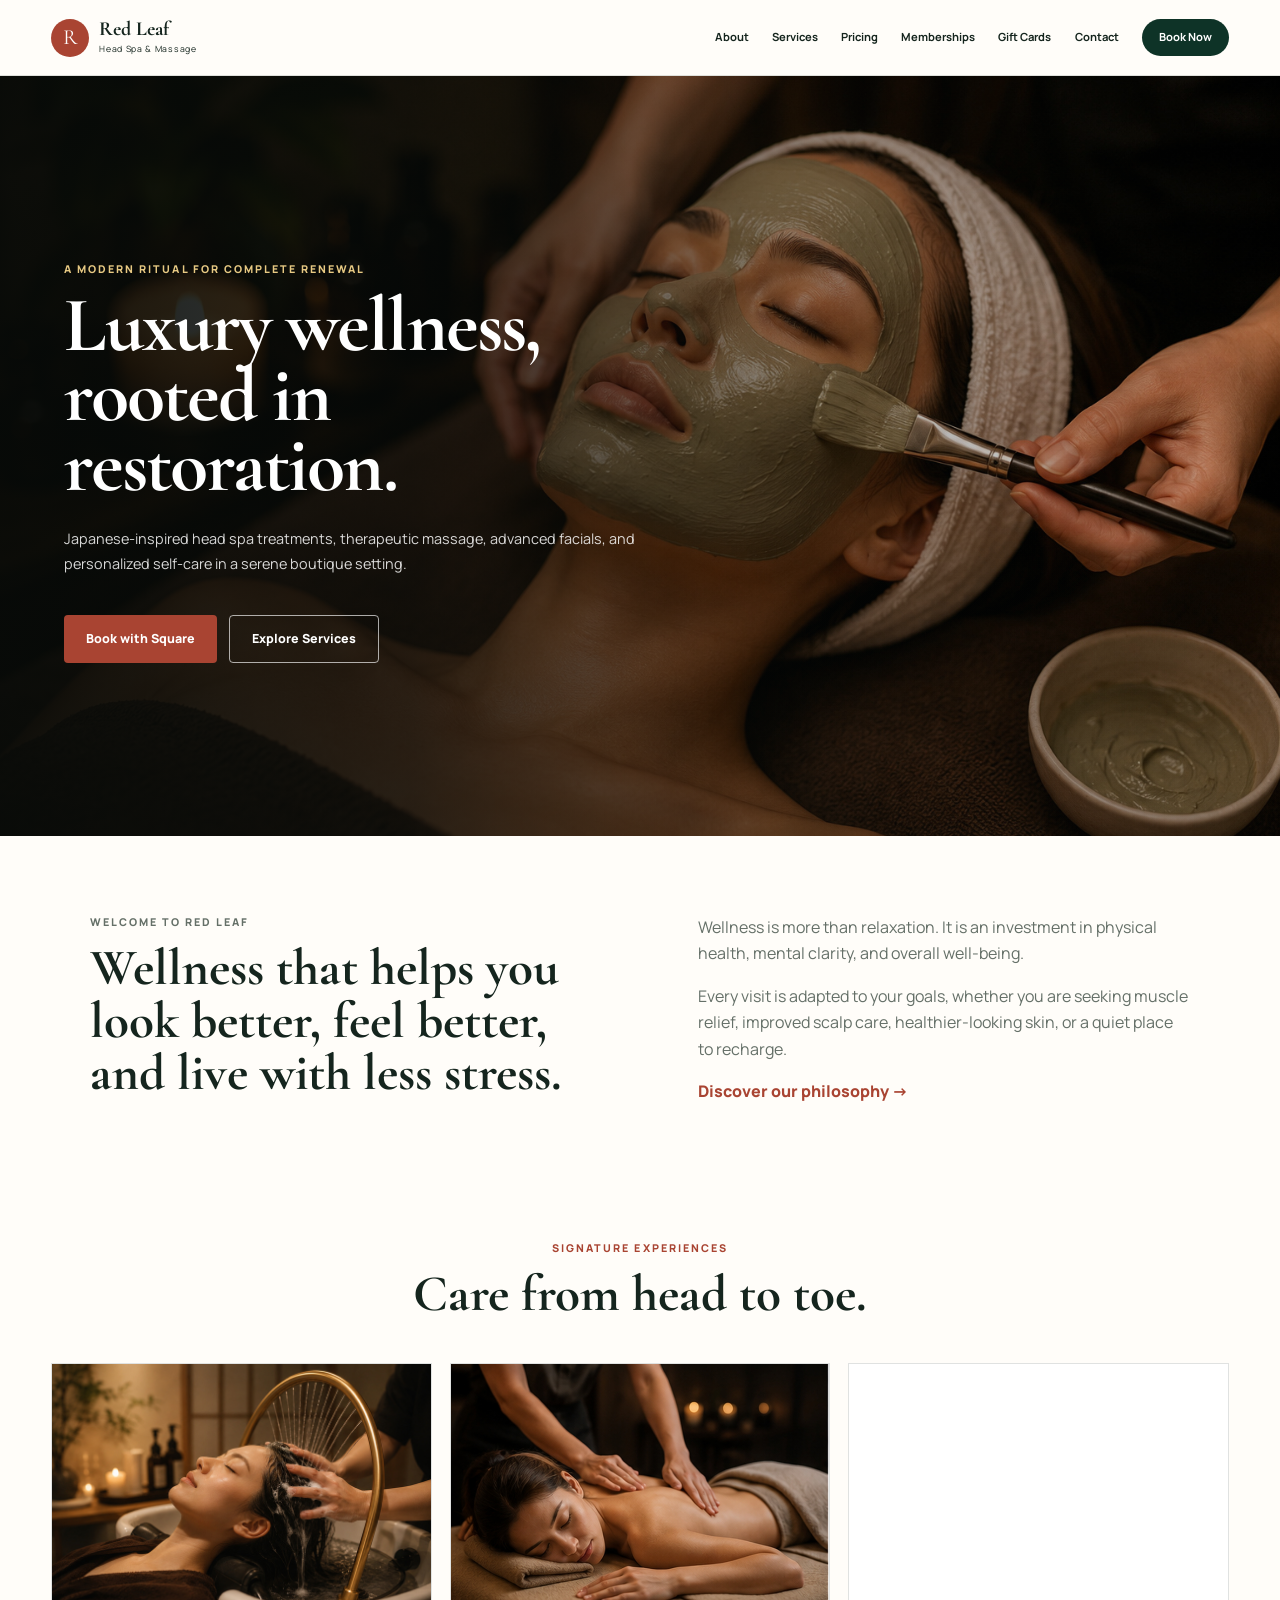
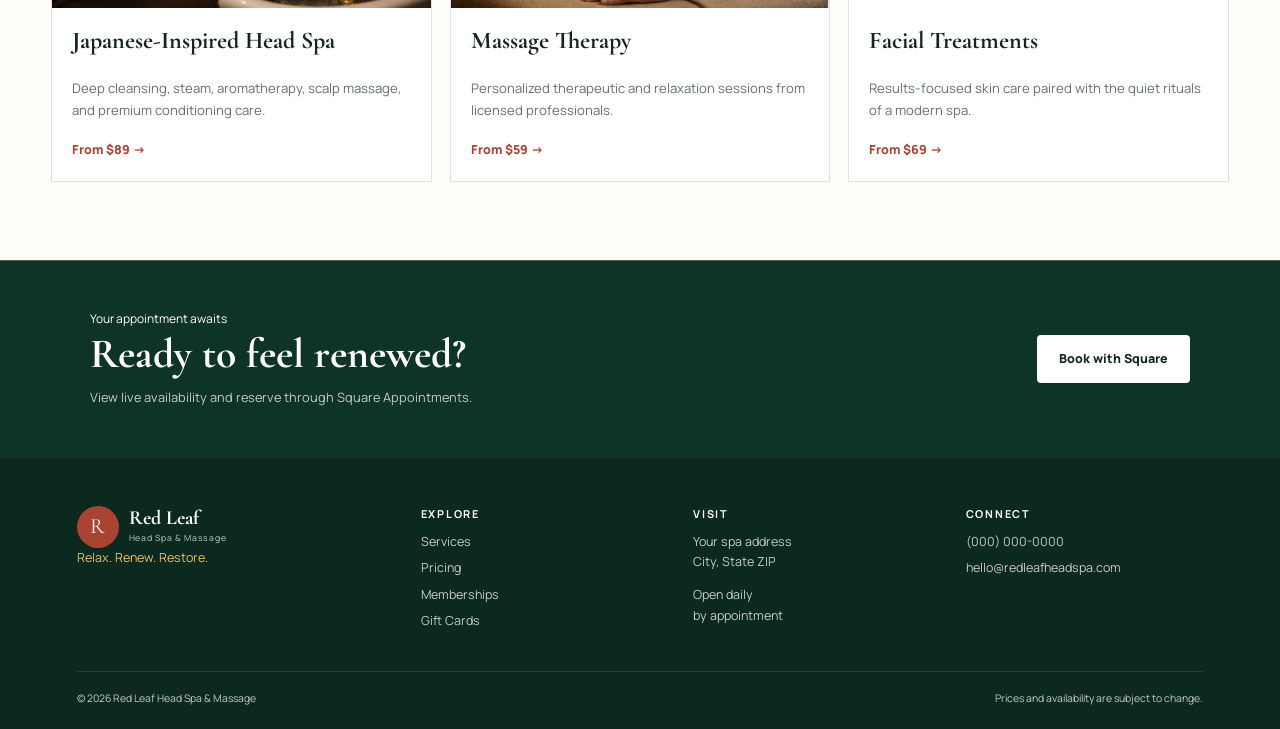
<file: index.html>
<!doctype html><html lang="en"><head><meta charset="UTF-8"><meta name="viewport" content="width=device-width,initial-scale=1,viewport-fit=cover"><meta name="description" content="Red Leaf Head Spa & Massage"><link rel="preconnect" href="https://fonts.googleapis.com"><link rel="preconnect" href="https://fonts.gstatic.com" crossorigin><link href="https://fonts.googleapis.com/css2?family=Cormorant+Garamond:wght@500;600;700&family=Manrope:wght@400;500;600;700&display=swap" rel="stylesheet"><link rel="stylesheet" href="styles.css"><title>Home | Red Leaf Head Spa &amp; Massage</title></head><body><header class="site-header"><a class="brand" href="index.html"><span class="brand-mark">R</span><span><strong>Red Leaf</strong><small>Head Spa &amp; Massage</small></span></a><button class="menu-toggle" aria-label="Toggle menu"><span></span><span></span><span></span></button><nav class="main-nav"><a href="about.html">About</a><a href="services.html">Services</a><a href="pricing.html">Pricing</a><a href="memberships.html">Memberships</a><a href="gift-cards.html">Gift Cards</a><a href="contact.html">Contact</a><a class="pill square-booking-link" href="#">Book Now</a></nav></header><main><section class="hero">
  <div class="hero-media">
    <picture>
      <source srcset="facial-768.jpg 768w, facial-1200.jpg 1200w, facial-1536.jpg 1536w" sizes="100vw">
      <img class="hero-img" src="facial-1536.jpg" alt="Green clay facial treatment at Red Leaf Head Spa and Massage" width="1536" height="1024" fetchpriority="high" decoding="async">
    </picture>
  </div>
  <div class="hero-overlay"></div>
  <div class="hero-copy reveal">
    <p class="eyebrow light">A modern ritual for complete renewal</p>
    <h1>Luxury wellness,<br>rooted in restoration.</h1>
    <p>Japanese-inspired head spa treatments, therapeutic massage, advanced facials, and personalized self-care in a serene boutique setting.</p>
    <div class="actions">
      <a class="button primary square-booking-link" href="#">Book with Square</a>
      <a class="button outline" href="services.html">Explore Services</a>
    </div>
  </div>
</section>
<section class="intro split reveal"><div><p class="eyebrow">Welcome to Red Leaf</p><h2>Wellness that helps you look better, feel better, and live with less stress.</h2></div><div><p>Wellness is more than relaxation. It is an investment in physical health, mental clarity, and overall well-being.</p><p>Every visit is adapted to your goals, whether you are seeking muscle relief, improved scalp care, healthier-looking skin, or a quiet place to recharge.</p><a class="text-link" href="about.html">Discover our philosophy →</a></div></section>
<section class="services-preview"><div class="center-heading reveal"><p class="eyebrow">Signature Experiences</p><h2>Care from head to toe.</h2></div><div class="cards"><article class="service-card reveal"><picture><source srcset="headspa-768.jpg 768w, headspa-1200.jpg 1200w, headspa-1536.jpg 1536w" sizes="(max-width:700px) 100vw, 50vw"><img class="" src="headspa-1536.jpg" alt="Japanese-inspired head spa treatment" width="1536" height="1024" loading="lazy" decoding="async"></picture><div><h3>Japanese-Inspired Head Spa</h3><p>Deep cleansing, steam, aromatherapy, scalp massage, and premium conditioning care.</p><a href="pricing.html">From $89 →</a></div></article><article class="service-card reveal"><img src="massage-back-1400.jpg" alt="Professional back massage" width="1400" height="936" loading="lazy"><div><h3>Massage Therapy</h3><p>Personalized therapeutic and relaxation sessions from licensed professionals.</p><a href="pricing.html">From $59 →</a></div></article><article class="service-card reveal"><picture><source srcset="facial-768.jpg 768w, facial-1200.jpg 1200w, facial-1536.jpg 1536w" sizes="(max-width:700px) 100vw, 50vw"><img class="" src="facial-1536.jpg" alt="Green clay facial treatment" width="1536" height="1024" loading="lazy" decoding="async"></picture><div><h3>Facial Treatments</h3><p>Results-focused skin care paired with the quiet rituals of a modern spa.</p><a href="pricing.html">From $69 →</a></div></article></div></section>
<section class="cta-band reveal"><div><p>Your appointment awaits</p><h2>Ready to feel renewed?</h2><span>View live availability and reserve through Square Appointments.</span></div><a class="button light square-booking-link" href="#">Book with Square</a></section></main><footer class="site-footer"><div class="footer-grid"><div><div class="footer-brand"><span class="brand-mark">R</span><div><strong>Red Leaf</strong><small>Head Spa &amp; Massage</small></div></div><p class="gold">Relax. Renew. Restore.</p></div><div><h3>Explore</h3><a href="services.html">Services</a><a href="pricing.html">Pricing</a><a href="memberships.html">Memberships</a><a href="gift-cards.html">Gift Cards</a></div><div><h3>Visit</h3><p>Your spa address<br>City, State ZIP</p><p>Open daily<br>by appointment</p></div><div><h3>Connect</h3><a href="tel:+10000000000">(000) 000-0000</a><a href="mailto:hello@redleafheadspa.com">hello@redleafheadspa.com</a></div></div><div class="footer-bottom"><span>© <span id="year"></span> Red Leaf Head Spa &amp; Massage</span><span>Prices and availability are subject to change.</span></div></footer><script src="script.js"></script></body></html>
</file>
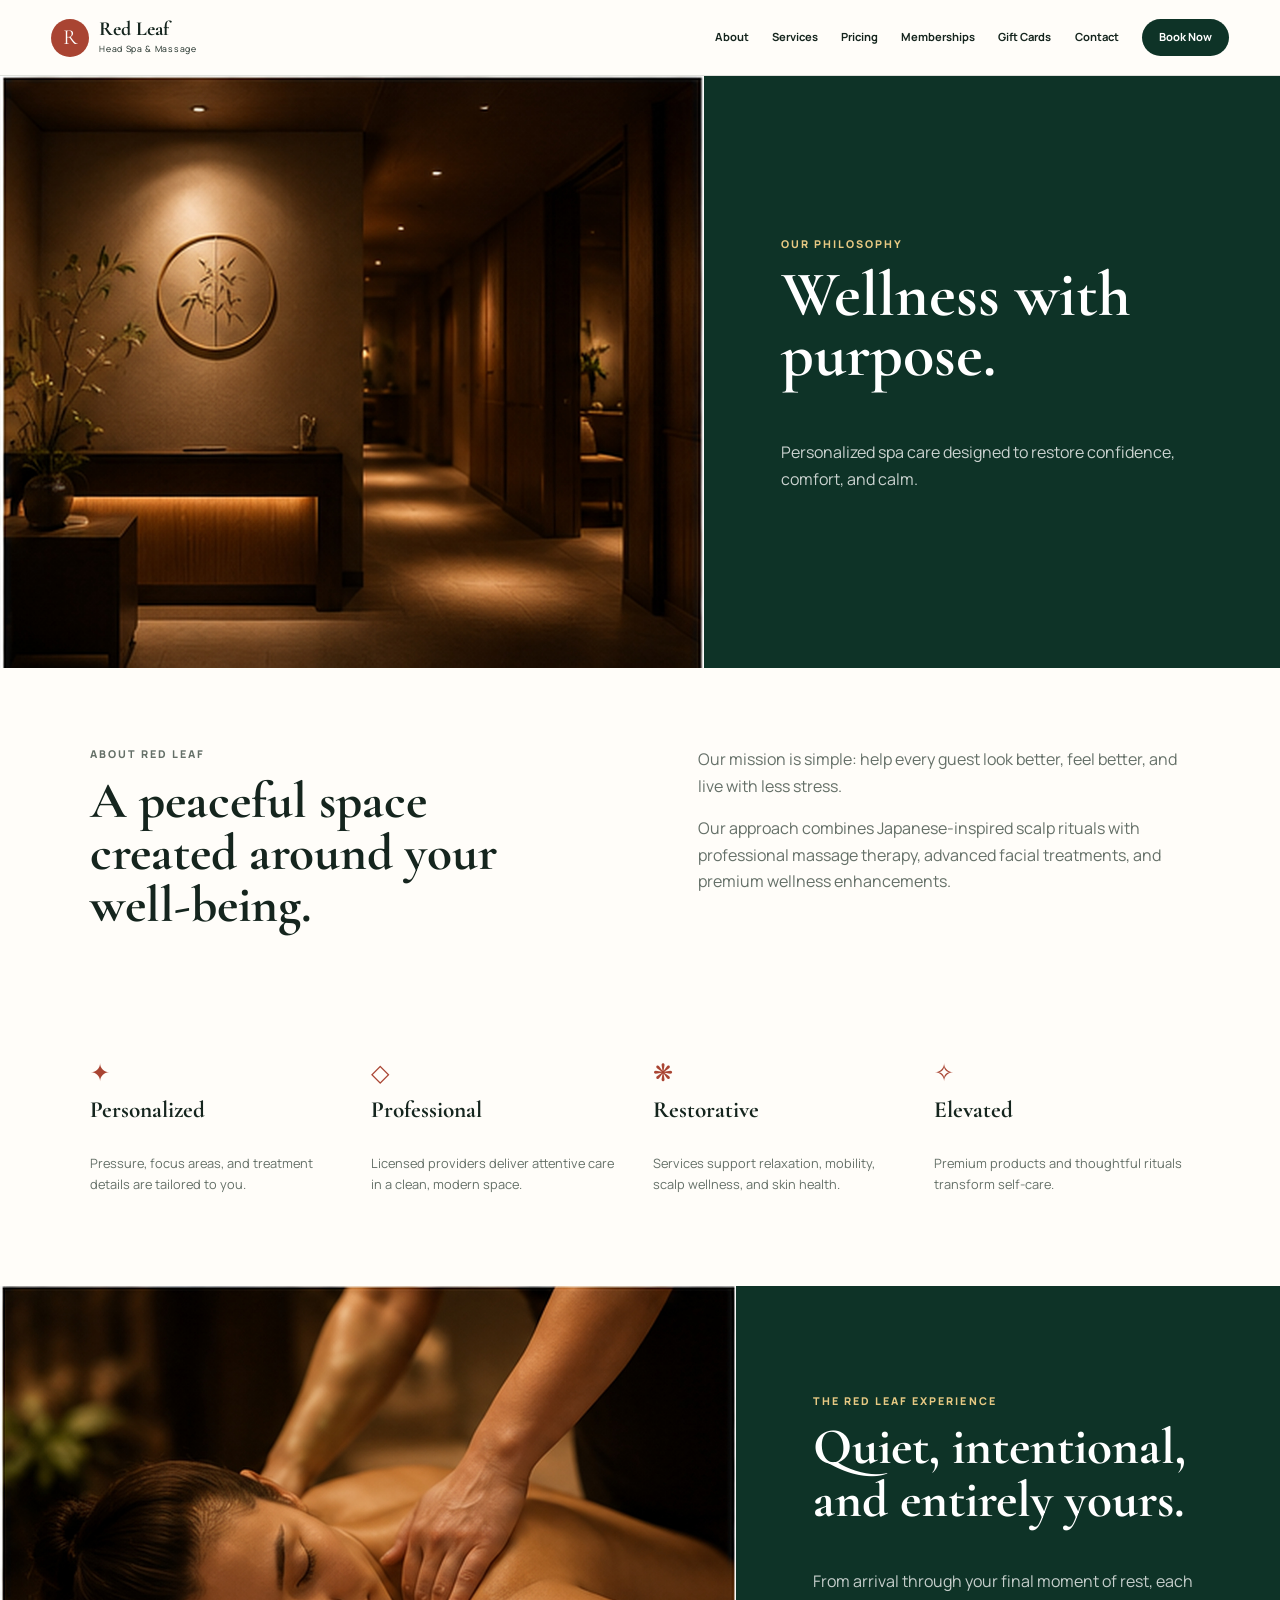
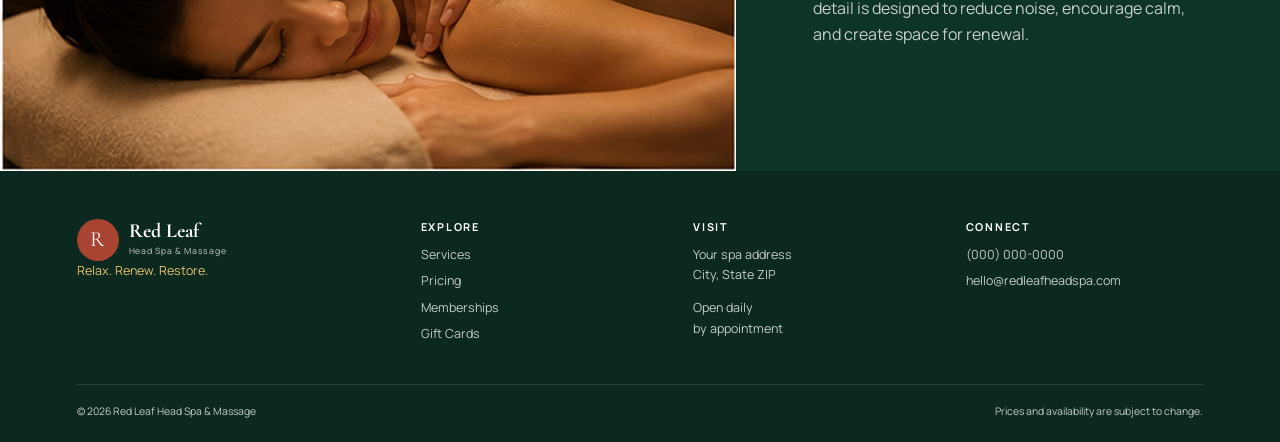
<file: about.html>
<!doctype html><html lang="en"><head><meta charset="UTF-8"><meta name="viewport" content="width=device-width,initial-scale=1,viewport-fit=cover"><meta name="description" content="Red Leaf Head Spa & Massage"><link rel="preconnect" href="https://fonts.googleapis.com"><link rel="preconnect" href="https://fonts.gstatic.com" crossorigin><link href="https://fonts.googleapis.com/css2?family=Cormorant+Garamond:wght@500;600;700&family=Manrope:wght@400;500;600;700&display=swap" rel="stylesheet"><link rel="stylesheet" href="styles.css"><title>About | Red Leaf Head Spa &amp; Massage</title></head><body><header class="site-header"><a class="brand" href="index.html"><span class="brand-mark">R</span><span><strong>Red Leaf</strong><small>Head Spa &amp; Massage</small></span></a><button class="menu-toggle" aria-label="Toggle menu"><span></span><span></span><span></span></button><nav class="main-nav"><a href="about.html">About</a><a href="services.html">Services</a><a href="pricing.html">Pricing</a><a href="memberships.html">Memberships</a><a href="gift-cards.html">Gift Cards</a><a href="contact.html">Contact</a><a class="pill square-booking-link" href="#">Book Now</a></nav></header><main><section class="page-hero"><img src="spa-interior-1400.jpg" alt="Luxury spa reception" width="1400" height="1178"><div><p class="eyebrow light">Our Philosophy</p><h1>Wellness with purpose.</h1><p>Personalized spa care designed to restore confidence, comfort, and calm.</p></div></section><section class="split intro reveal"><div><p class="eyebrow">About Red Leaf</p><h2>A peaceful space created around your well-being.</h2></div><div><p>Our mission is simple: help every guest look better, feel better, and live with less stress.</p><p>Our approach combines Japanese-inspired scalp rituals with professional massage therapy, advanced facial treatments, and premium wellness enhancements.</p></div></section><section class="values"><article><span>✦</span><h3>Personalized</h3><p>Pressure, focus areas, and treatment details are tailored to you.</p></article><article><span>◇</span><h3>Professional</h3><p>Licensed providers deliver attentive care in a clean, modern space.</p></article><article><span>❋</span><h3>Restorative</h3><p>Services support relaxation, mobility, scalp wellness, and skin health.</p></article><article><span>✧</span><h3>Elevated</h3><p>Premium products and thoughtful rituals transform self-care.</p></article></section><section class="feature-split reveal"><img src="massage-shoulder-1400.jpg" alt="Restorative shoulder massage"><div><p class="eyebrow light">The Red Leaf Experience</p><h2>Quiet, intentional,<br>and entirely yours.</h2><p>From arrival through your final moment of rest, each detail is designed to reduce noise, encourage calm, and create space for renewal.</p></div></section></main><footer class="site-footer"><div class="footer-grid"><div><div class="footer-brand"><span class="brand-mark">R</span><div><strong>Red Leaf</strong><small>Head Spa &amp; Massage</small></div></div><p class="gold">Relax. Renew. Restore.</p></div><div><h3>Explore</h3><a href="services.html">Services</a><a href="pricing.html">Pricing</a><a href="memberships.html">Memberships</a><a href="gift-cards.html">Gift Cards</a></div><div><h3>Visit</h3><p>Your spa address<br>City, State ZIP</p><p>Open daily<br>by appointment</p></div><div><h3>Connect</h3><a href="tel:+10000000000">(000) 000-0000</a><a href="mailto:hello@redleafheadspa.com">hello@redleafheadspa.com</a></div></div><div class="footer-bottom"><span>© <span id="year"></span> Red Leaf Head Spa &amp; Massage</span><span>Prices and availability are subject to change.</span></div></footer><script src="script.js"></script></body></html>
</file>
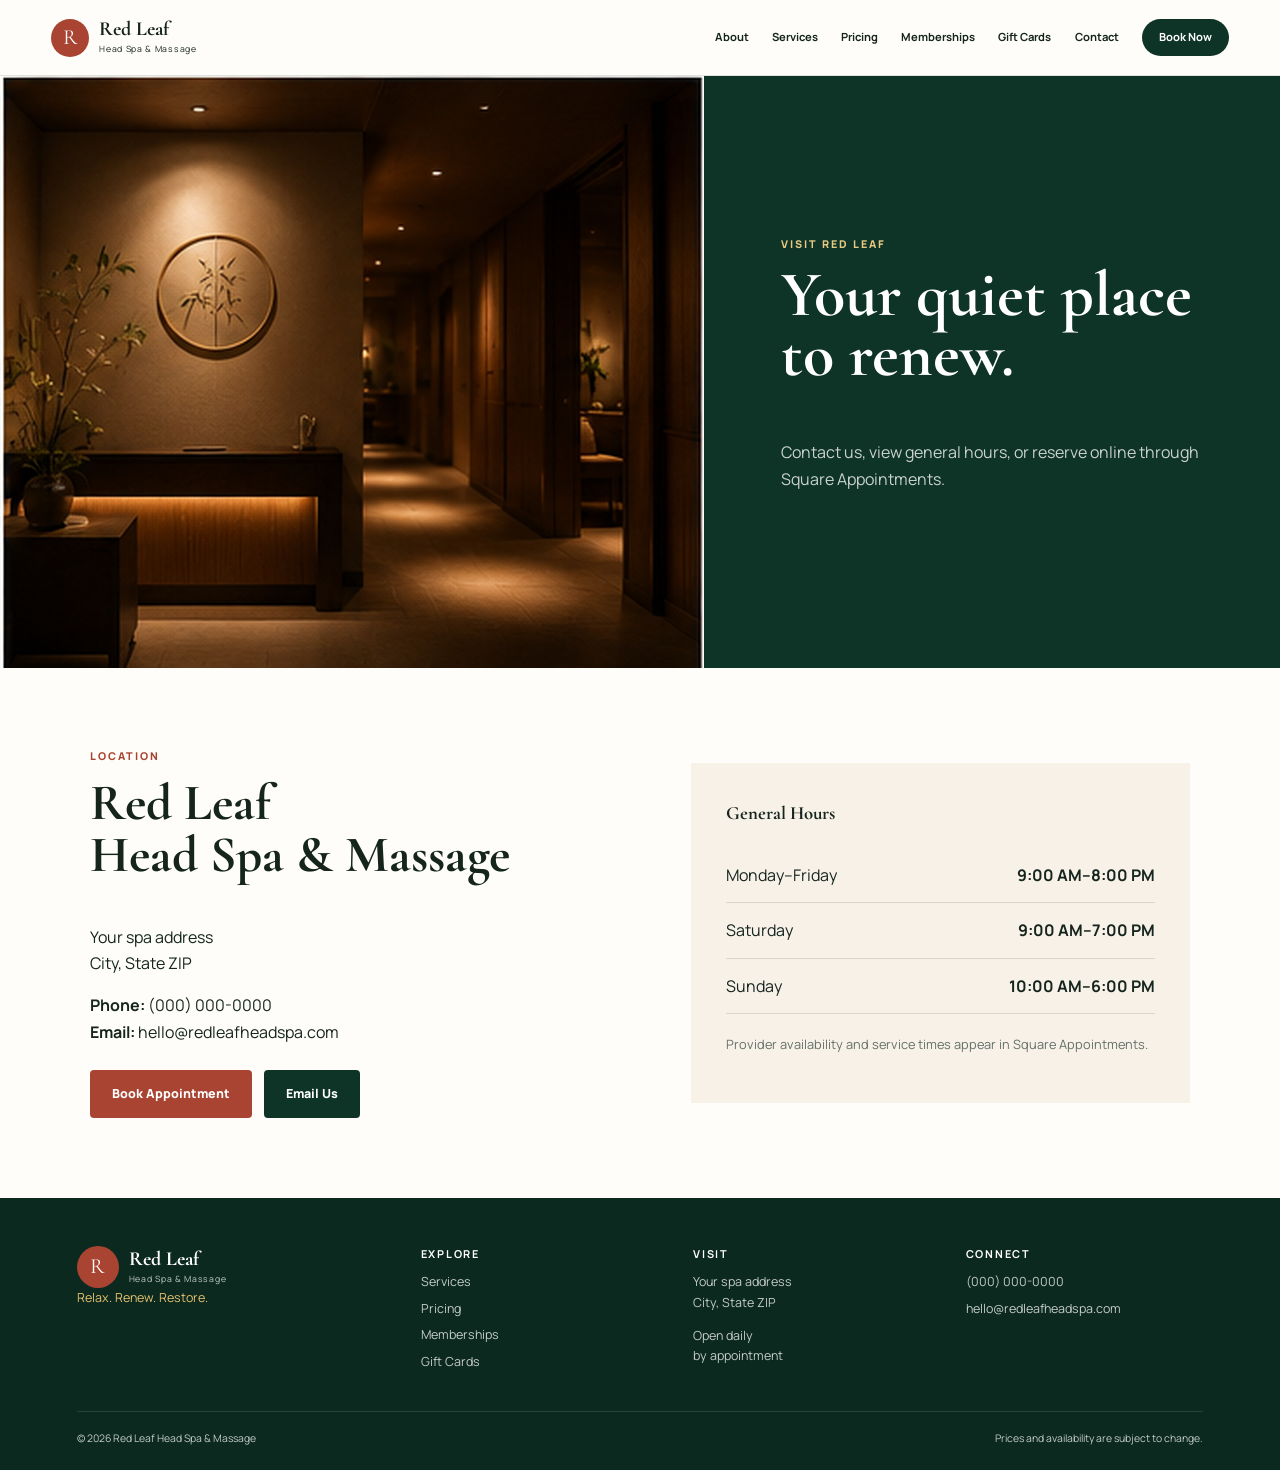
<file: contact.html>
<!doctype html><html lang="en"><head><meta charset="UTF-8"><meta name="viewport" content="width=device-width,initial-scale=1,viewport-fit=cover"><meta name="description" content="Red Leaf Head Spa & Massage"><link rel="preconnect" href="https://fonts.googleapis.com"><link rel="preconnect" href="https://fonts.gstatic.com" crossorigin><link href="https://fonts.googleapis.com/css2?family=Cormorant+Garamond:wght@500;600;700&family=Manrope:wght@400;500;600;700&display=swap" rel="stylesheet"><link rel="stylesheet" href="styles.css"><title>Contact | Red Leaf Head Spa &amp; Massage</title></head><body><header class="site-header"><a class="brand" href="index.html"><span class="brand-mark">R</span><span><strong>Red Leaf</strong><small>Head Spa &amp; Massage</small></span></a><button class="menu-toggle" aria-label="Toggle menu"><span></span><span></span><span></span></button><nav class="main-nav"><a href="about.html">About</a><a href="services.html">Services</a><a href="pricing.html">Pricing</a><a href="memberships.html">Memberships</a><a href="gift-cards.html">Gift Cards</a><a href="contact.html">Contact</a><a class="pill square-booking-link" href="#">Book Now</a></nav></header><main><section class="page-hero compact"><img src="spa-interior-1400.jpg" alt="Red Leaf spa reception"><div><p class="eyebrow light">Visit Red Leaf</p><h1>Your quiet place to renew.</h1><p>Contact us, view general hours, or reserve online through Square Appointments.</p></div></section><section class="contact-grid"><div><p class="eyebrow">Location</p><h2>Red Leaf<br>Head Spa &amp; Massage</h2><p>Your spa address<br>City, State ZIP</p><p><b>Phone:</b> (000) 000-0000<br><b>Email:</b> hello@redleafheadspa.com</p><div class="actions"><a class="button primary square-booking-link" href="#">Book Appointment</a><a class="button dark" href="mailto:hello@redleafheadspa.com">Email Us</a></div></div><div class="hours"><h3>General Hours</h3><div><span>Monday–Friday</span><b>9:00 AM–8:00 PM</b></div><div><span>Saturday</span><b>9:00 AM–7:00 PM</b></div><div><span>Sunday</span><b>10:00 AM–6:00 PM</b></div><p>Provider availability and service times appear in Square Appointments.</p></div></section></main><footer class="site-footer"><div class="footer-grid"><div><div class="footer-brand"><span class="brand-mark">R</span><div><strong>Red Leaf</strong><small>Head Spa &amp; Massage</small></div></div><p class="gold">Relax. Renew. Restore.</p></div><div><h3>Explore</h3><a href="services.html">Services</a><a href="pricing.html">Pricing</a><a href="memberships.html">Memberships</a><a href="gift-cards.html">Gift Cards</a></div><div><h3>Visit</h3><p>Your spa address<br>City, State ZIP</p><p>Open daily<br>by appointment</p></div><div><h3>Connect</h3><a href="tel:+10000000000">(000) 000-0000</a><a href="mailto:hello@redleafheadspa.com">hello@redleafheadspa.com</a></div></div><div class="footer-bottom"><span>© <span id="year"></span> Red Leaf Head Spa &amp; Massage</span><span>Prices and availability are subject to change.</span></div></footer><script src="script.js"></script></body></html>
</file>
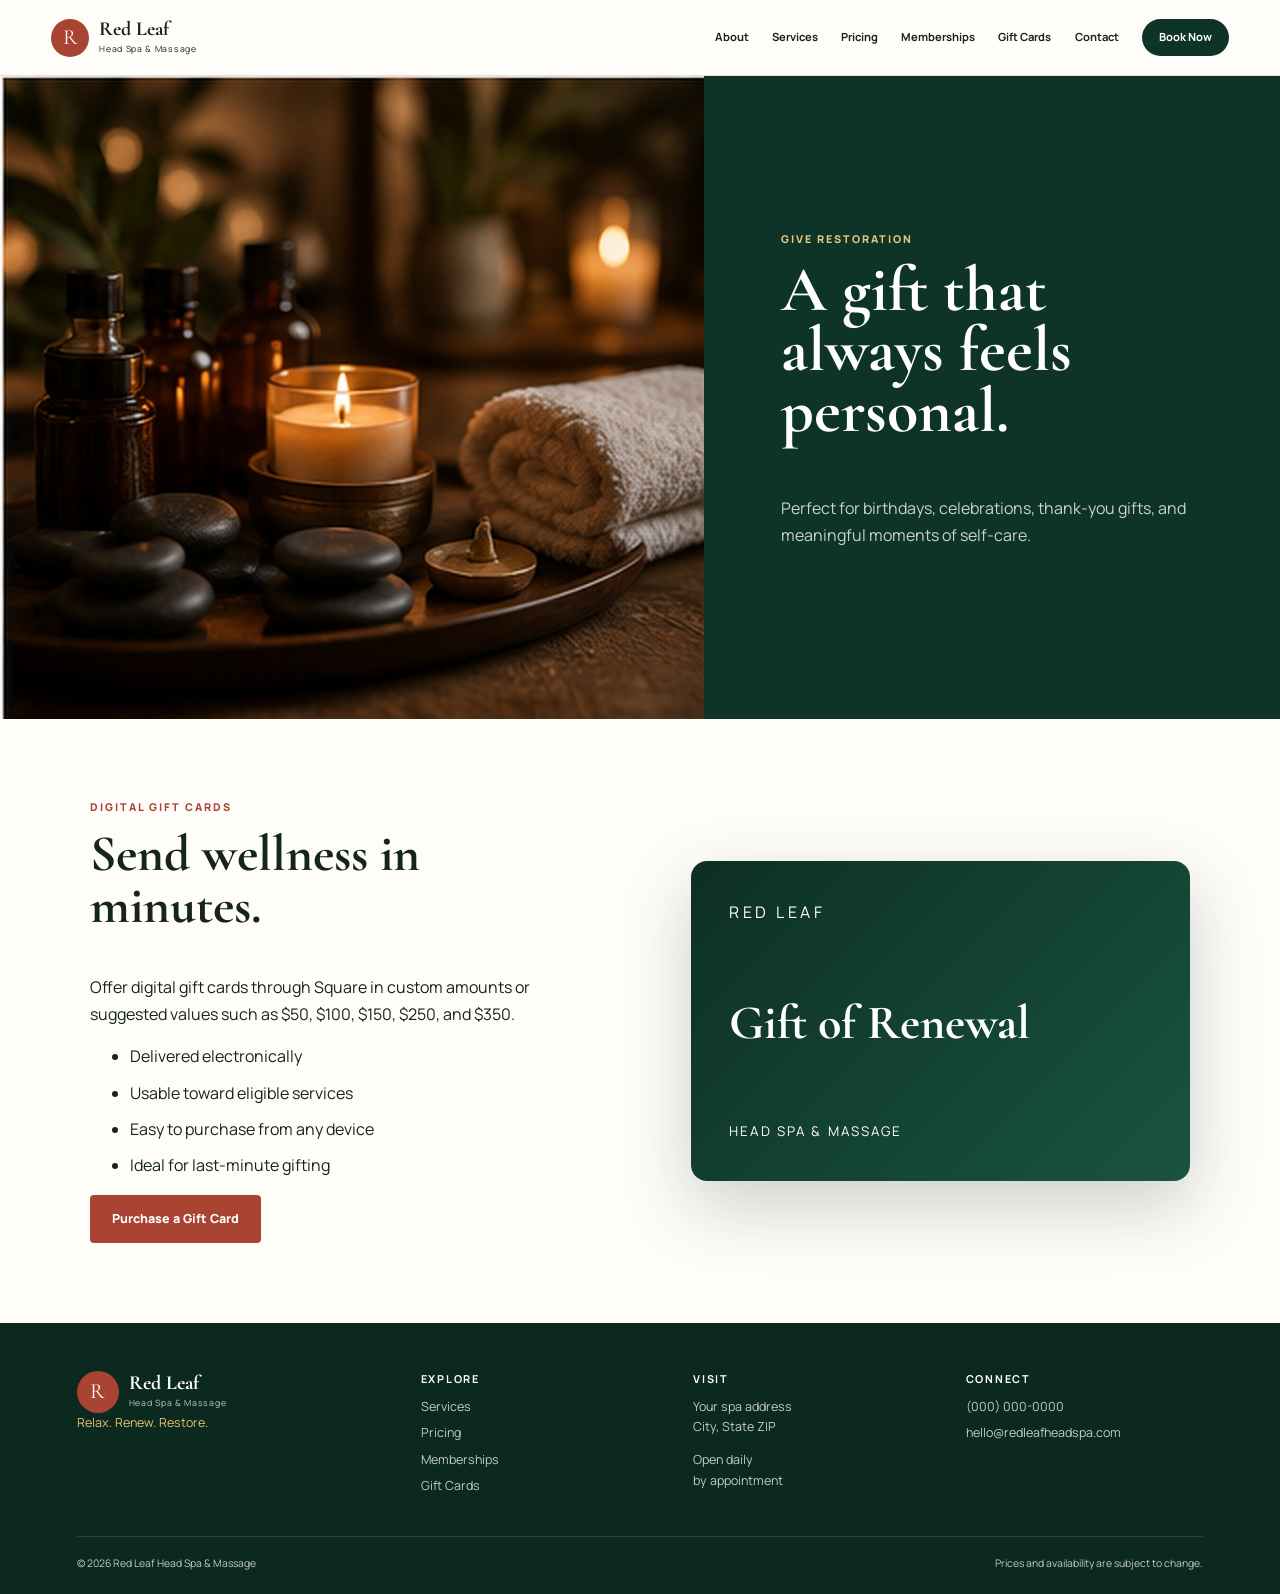
<file: gift-cards.html>
<!doctype html><html lang="en"><head><meta charset="UTF-8"><meta name="viewport" content="width=device-width,initial-scale=1,viewport-fit=cover"><meta name="description" content="Red Leaf Head Spa & Massage"><link rel="preconnect" href="https://fonts.googleapis.com"><link rel="preconnect" href="https://fonts.gstatic.com" crossorigin><link href="https://fonts.googleapis.com/css2?family=Cormorant+Garamond:wght@500;600;700&family=Manrope:wght@400;500;600;700&display=swap" rel="stylesheet"><link rel="stylesheet" href="styles.css"><title>Gift Cards | Red Leaf Head Spa &amp; Massage</title></head><body><header class="site-header"><a class="brand" href="index.html"><span class="brand-mark">R</span><span><strong>Red Leaf</strong><small>Head Spa &amp; Massage</small></span></a><button class="menu-toggle" aria-label="Toggle menu"><span></span><span></span><span></span></button><nav class="main-nav"><a href="about.html">About</a><a href="services.html">Services</a><a href="pricing.html">Pricing</a><a href="memberships.html">Memberships</a><a href="gift-cards.html">Gift Cards</a><a href="contact.html">Contact</a><a class="pill square-booking-link" href="#">Book Now</a></nav></header><main><section class="page-hero compact"><img src="spa-products-1400.jpg" alt="Premium spa gift products"><div><p class="eyebrow light">Give Restoration</p><h1>A gift that always feels personal.</h1><p>Perfect for birthdays, celebrations, thank-you gifts, and meaningful moments of self-care.</p></div></section><section class="gift-layout"><div><p class="eyebrow">Digital Gift Cards</p><h2>Send wellness in minutes.</h2><p>Offer digital gift cards through Square in custom amounts or suggested values such as $50, $100, $150, $250, and $350.</p><ul><li>Delivered electronically</li><li>Usable toward eligible services</li><li>Easy to purchase from any device</li><li>Ideal for last-minute gifting</li></ul><a class="button primary square-gift-card-link" href="#">Purchase a Gift Card</a></div><div class="gift-card"><span>RED LEAF</span><strong>Gift of Renewal</strong><small>HEAD SPA &amp; MASSAGE</small></div></section></main><footer class="site-footer"><div class="footer-grid"><div><div class="footer-brand"><span class="brand-mark">R</span><div><strong>Red Leaf</strong><small>Head Spa &amp; Massage</small></div></div><p class="gold">Relax. Renew. Restore.</p></div><div><h3>Explore</h3><a href="services.html">Services</a><a href="pricing.html">Pricing</a><a href="memberships.html">Memberships</a><a href="gift-cards.html">Gift Cards</a></div><div><h3>Visit</h3><p>Your spa address<br>City, State ZIP</p><p>Open daily<br>by appointment</p></div><div><h3>Connect</h3><a href="tel:+10000000000">(000) 000-0000</a><a href="mailto:hello@redleafheadspa.com">hello@redleafheadspa.com</a></div></div><div class="footer-bottom"><span>© <span id="year"></span> Red Leaf Head Spa &amp; Massage</span><span>Prices and availability are subject to change.</span></div></footer><script src="script.js"></script></body></html>
</file>
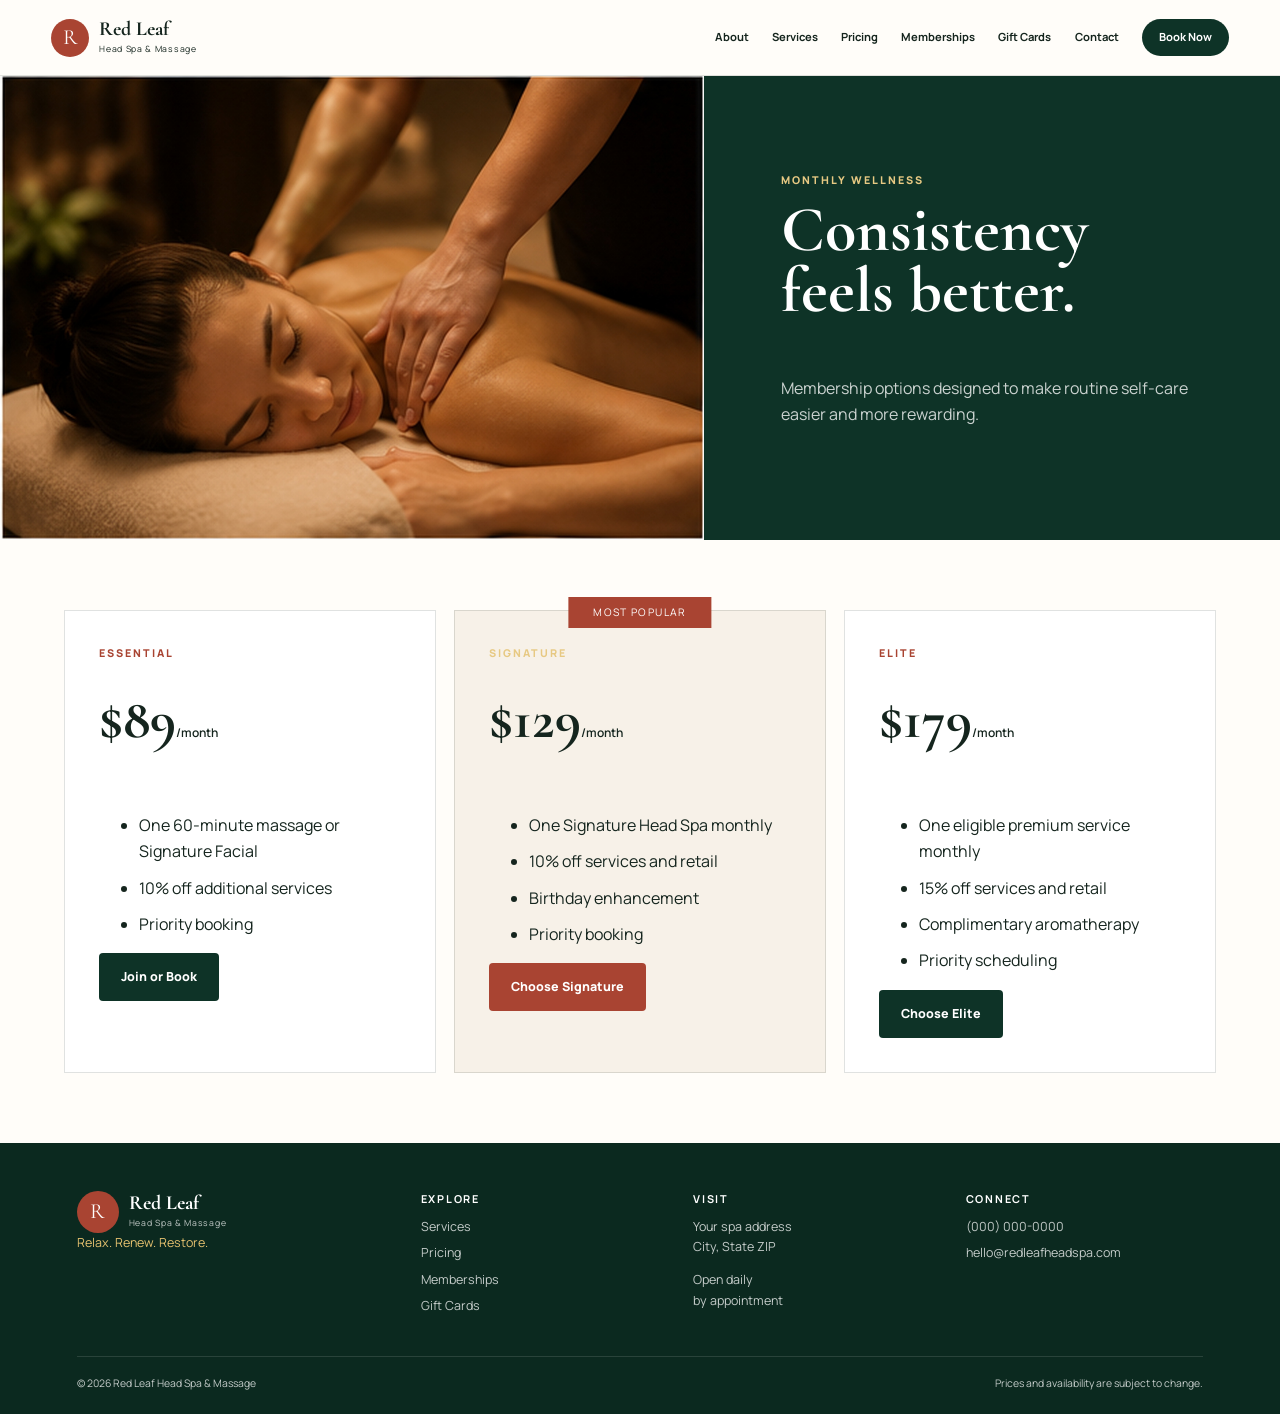
<file: memberships.html>
<!doctype html><html lang="en"><head><meta charset="UTF-8"><meta name="viewport" content="width=device-width,initial-scale=1,viewport-fit=cover"><meta name="description" content="Red Leaf Head Spa & Massage"><link rel="preconnect" href="https://fonts.googleapis.com"><link rel="preconnect" href="https://fonts.gstatic.com" crossorigin><link href="https://fonts.googleapis.com/css2?family=Cormorant+Garamond:wght@500;600;700&family=Manrope:wght@400;500;600;700&display=swap" rel="stylesheet"><link rel="stylesheet" href="styles.css"><title>Memberships | Red Leaf Head Spa &amp; Massage</title></head><body><header class="site-header"><a class="brand" href="index.html"><span class="brand-mark">R</span><span><strong>Red Leaf</strong><small>Head Spa &amp; Massage</small></span></a><button class="menu-toggle" aria-label="Toggle menu"><span></span><span></span><span></span></button><nav class="main-nav"><a href="about.html">About</a><a href="services.html">Services</a><a href="pricing.html">Pricing</a><a href="memberships.html">Memberships</a><a href="gift-cards.html">Gift Cards</a><a href="contact.html">Contact</a><a class="pill square-booking-link" href="#">Book Now</a></nav></header><main><section class="page-hero compact"><img src="massage-shoulder-1400.jpg" alt="Massage treatment room"><div><p class="eyebrow light">Monthly Wellness</p><h1>Consistency feels better.</h1><p>Membership options designed to make routine self-care easier and more rewarding.</p></div></section><section class="membership-grid"><article><p class="eyebrow">Essential</p><h2>$89<small>/month</small></h2><ul><li>One 60-minute massage or Signature Facial</li><li>10% off additional services</li><li>Priority booking</li></ul><a class="button dark square-booking-link" href="#">Join or Book</a></article><article class="featured"><span class="badge">Most Popular</span><p class="eyebrow light">Signature</p><h2>$129<small>/month</small></h2><ul><li>One Signature Head Spa monthly</li><li>10% off services and retail</li><li>Birthday enhancement</li><li>Priority booking</li></ul><a class="button primary square-booking-link" href="#">Choose Signature</a></article><article><p class="eyebrow">Elite</p><h2>$179<small>/month</small></h2><ul><li>One eligible premium service monthly</li><li>15% off services and retail</li><li>Complimentary aromatherapy</li><li>Priority scheduling</li></ul><a class="button dark square-booking-link" href="#">Choose Elite</a></article></section></main><footer class="site-footer"><div class="footer-grid"><div><div class="footer-brand"><span class="brand-mark">R</span><div><strong>Red Leaf</strong><small>Head Spa &amp; Massage</small></div></div><p class="gold">Relax. Renew. Restore.</p></div><div><h3>Explore</h3><a href="services.html">Services</a><a href="pricing.html">Pricing</a><a href="memberships.html">Memberships</a><a href="gift-cards.html">Gift Cards</a></div><div><h3>Visit</h3><p>Your spa address<br>City, State ZIP</p><p>Open daily<br>by appointment</p></div><div><h3>Connect</h3><a href="tel:+10000000000">(000) 000-0000</a><a href="mailto:hello@redleafheadspa.com">hello@redleafheadspa.com</a></div></div><div class="footer-bottom"><span>© <span id="year"></span> Red Leaf Head Spa &amp; Massage</span><span>Prices and availability are subject to change.</span></div></footer><script src="script.js"></script></body></html>
</file>
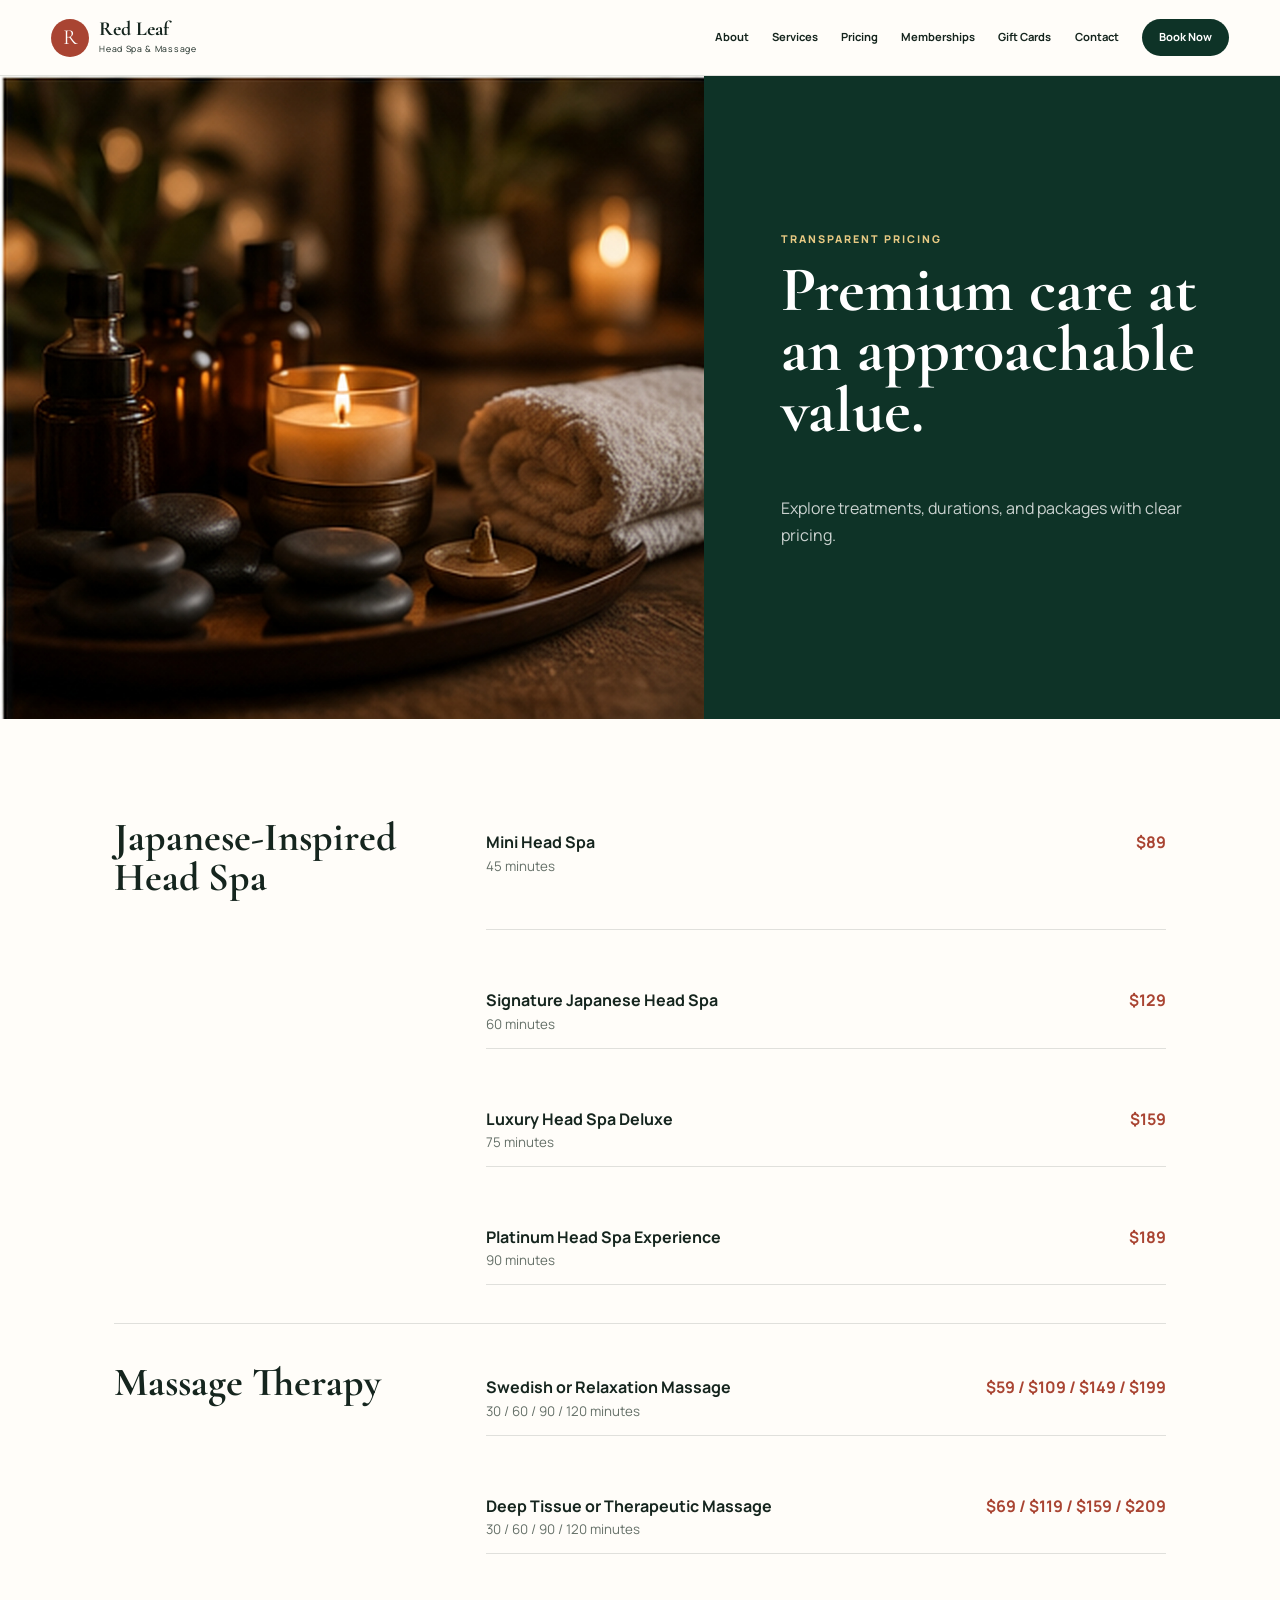
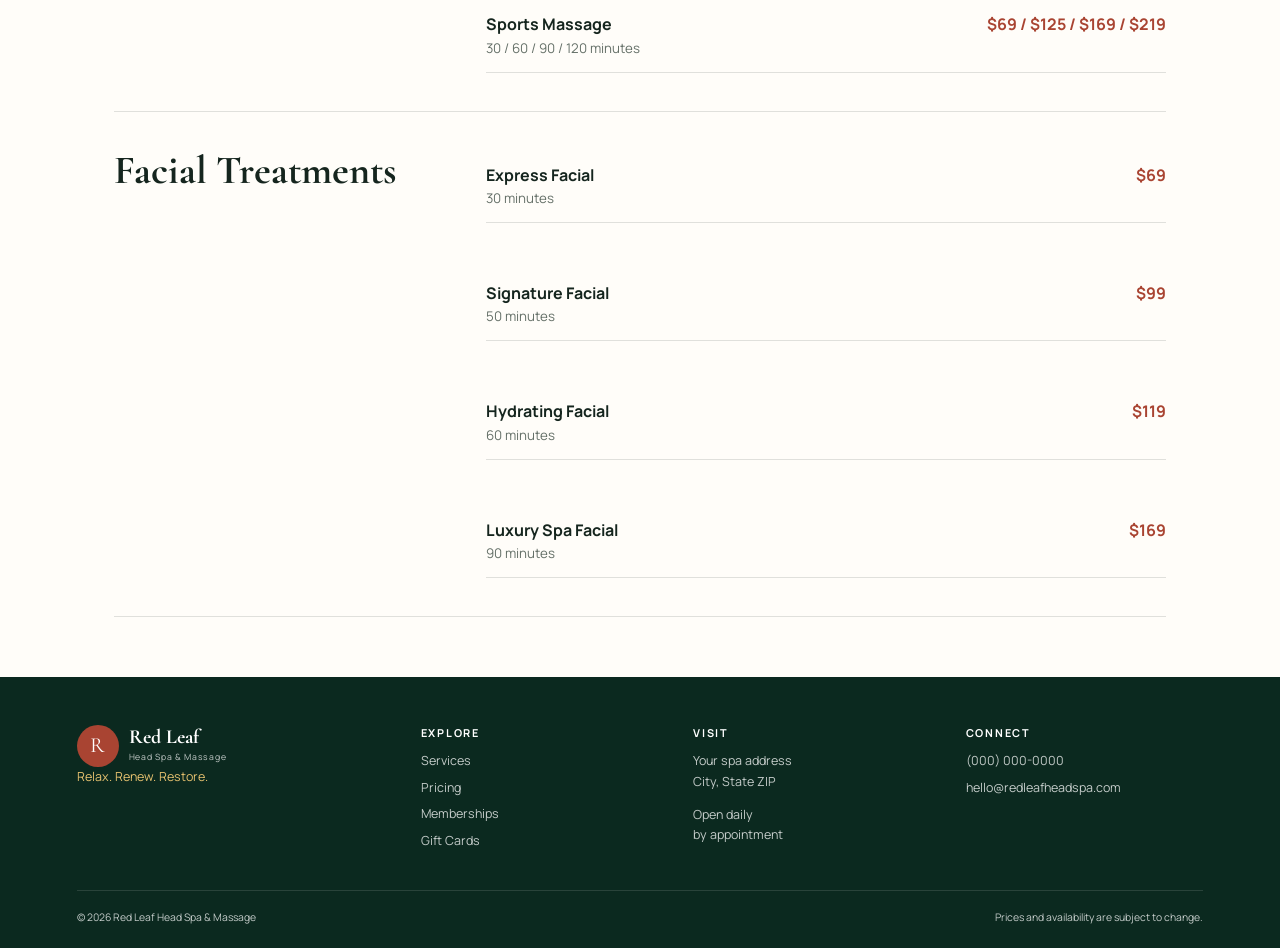
<file: pricing.html>
<!doctype html><html lang="en"><head><meta charset="UTF-8"><meta name="viewport" content="width=device-width,initial-scale=1,viewport-fit=cover"><meta name="description" content="Red Leaf Head Spa & Massage"><link rel="preconnect" href="https://fonts.googleapis.com"><link rel="preconnect" href="https://fonts.gstatic.com" crossorigin><link href="https://fonts.googleapis.com/css2?family=Cormorant+Garamond:wght@500;600;700&family=Manrope:wght@400;500;600;700&display=swap" rel="stylesheet"><link rel="stylesheet" href="styles.css"><title>Pricing | Red Leaf Head Spa &amp; Massage</title></head><body><header class="site-header"><a class="brand" href="index.html"><span class="brand-mark">R</span><span><strong>Red Leaf</strong><small>Head Spa &amp; Massage</small></span></a><button class="menu-toggle" aria-label="Toggle menu"><span></span><span></span><span></span></button><nav class="main-nav"><a href="about.html">About</a><a href="services.html">Services</a><a href="pricing.html">Pricing</a><a href="memberships.html">Memberships</a><a href="gift-cards.html">Gift Cards</a><a href="contact.html">Contact</a><a class="pill square-booking-link" href="#">Book Now</a></nav></header><main><section class="page-hero compact"><img src="spa-products-1400.jpg" alt="Spa products and towels"><div><p class="eyebrow light">Transparent Pricing</p><h1>Premium care at an approachable value.</h1><p>Explore treatments, durations, and packages with clear pricing.</p></div></section><section class="pricing"><div class="price-group"><h2>Japanese-Inspired Head Spa</h2><div><p><b>Mini Head Spa</b><small>45 minutes</small></p><strong>$89</strong></div><div><p><b>Signature Japanese Head Spa</b><small>60 minutes</small></p><strong>$129</strong></div><div><p><b>Luxury Head Spa Deluxe</b><small>75 minutes</small></p><strong>$159</strong></div><div><p><b>Platinum Head Spa Experience</b><small>90 minutes</small></p><strong>$189</strong></div></div><div class="price-group"><h2>Massage Therapy</h2><div><p><b>Swedish or Relaxation Massage</b><small>30 / 60 / 90 / 120 minutes</small></p><strong>$59 / $109 / $149 / $199</strong></div><div><p><b>Deep Tissue or Therapeutic Massage</b><small>30 / 60 / 90 / 120 minutes</small></p><strong>$69 / $119 / $159 / $209</strong></div><div><p><b>Sports Massage</b><small>30 / 60 / 90 / 120 minutes</small></p><strong>$69 / $125 / $169 / $219</strong></div></div><div class="price-group"><h2>Facial Treatments</h2><div><p><b>Express Facial</b><small>30 minutes</small></p><strong>$69</strong></div><div><p><b>Signature Facial</b><small>50 minutes</small></p><strong>$99</strong></div><div><p><b>Hydrating Facial</b><small>60 minutes</small></p><strong>$119</strong></div><div><p><b>Luxury Spa Facial</b><small>90 minutes</small></p><strong>$169</strong></div></div></section></main><footer class="site-footer"><div class="footer-grid"><div><div class="footer-brand"><span class="brand-mark">R</span><div><strong>Red Leaf</strong><small>Head Spa &amp; Massage</small></div></div><p class="gold">Relax. Renew. Restore.</p></div><div><h3>Explore</h3><a href="services.html">Services</a><a href="pricing.html">Pricing</a><a href="memberships.html">Memberships</a><a href="gift-cards.html">Gift Cards</a></div><div><h3>Visit</h3><p>Your spa address<br>City, State ZIP</p><p>Open daily<br>by appointment</p></div><div><h3>Connect</h3><a href="tel:+10000000000">(000) 000-0000</a><a href="mailto:hello@redleafheadspa.com">hello@redleafheadspa.com</a></div></div><div class="footer-bottom"><span>© <span id="year"></span> Red Leaf Head Spa &amp; Massage</span><span>Prices and availability are subject to change.</span></div></footer><script src="script.js"></script></body></html>
</file>
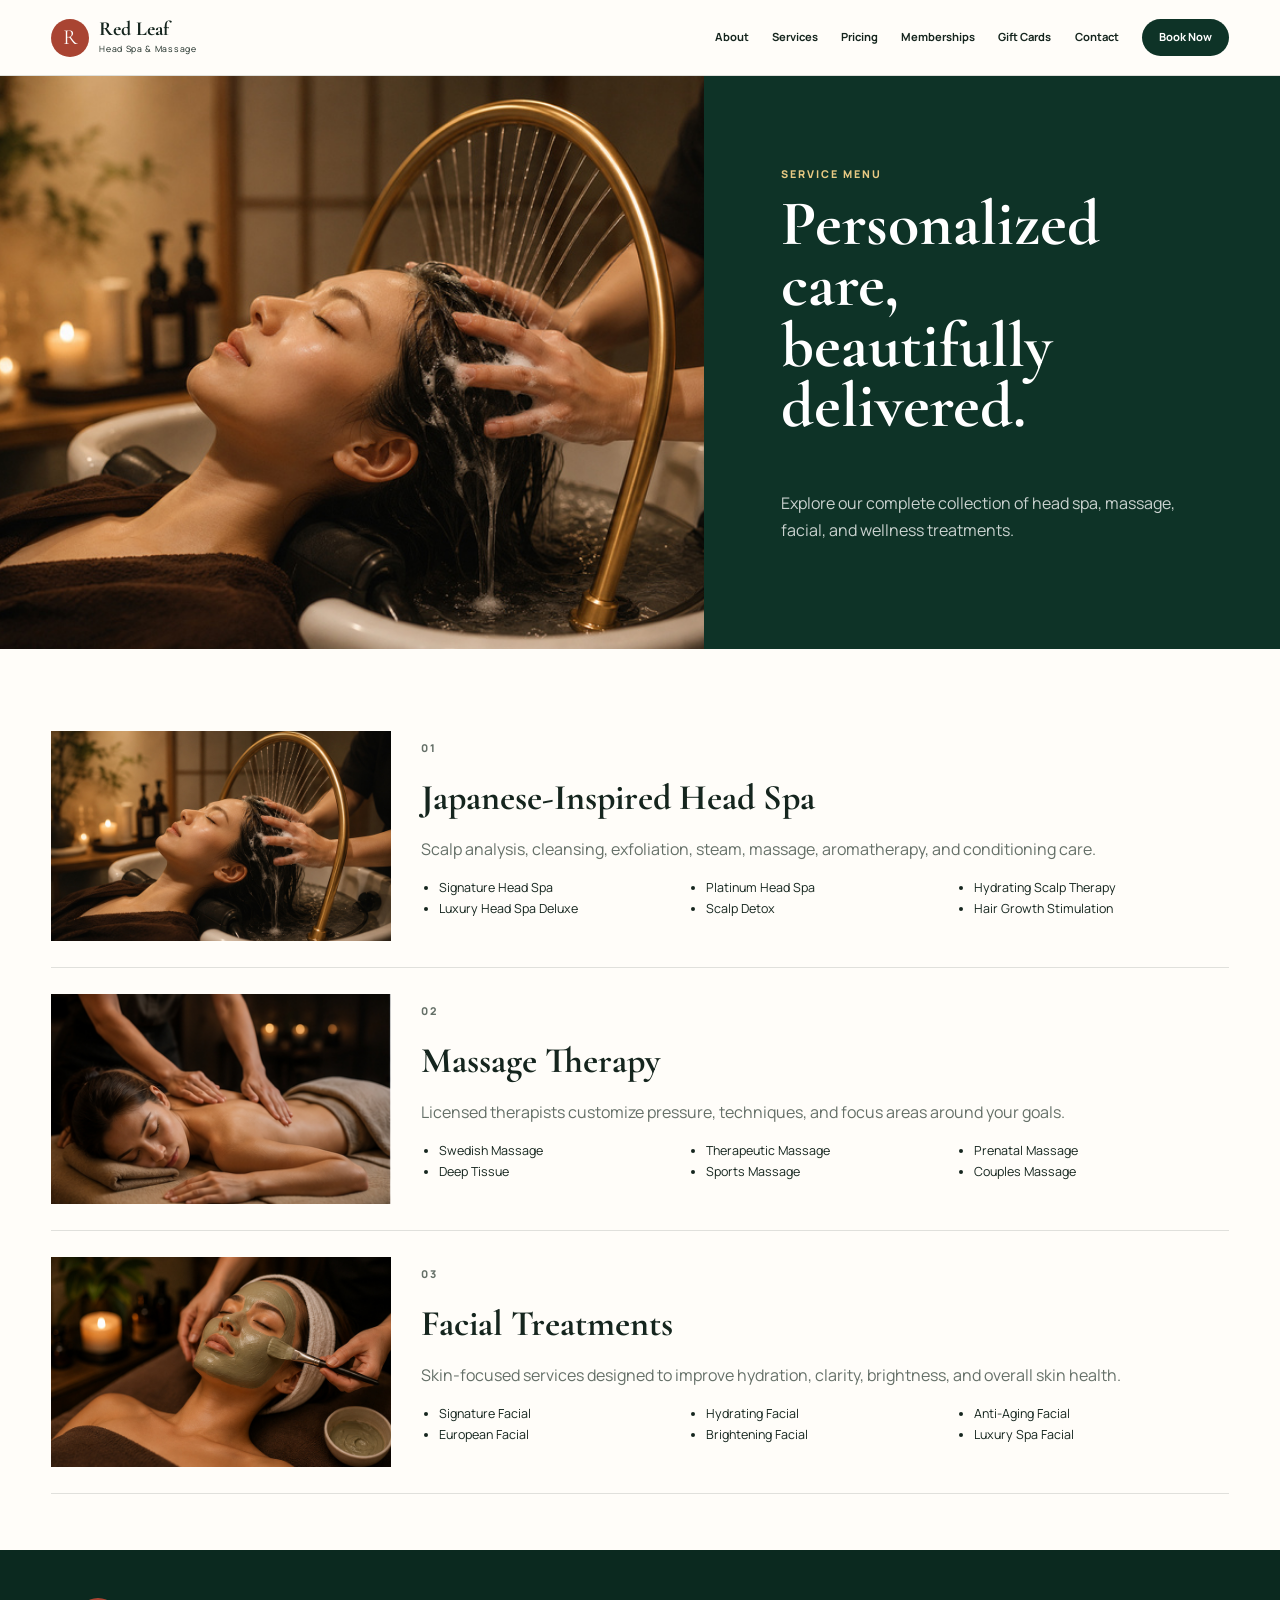
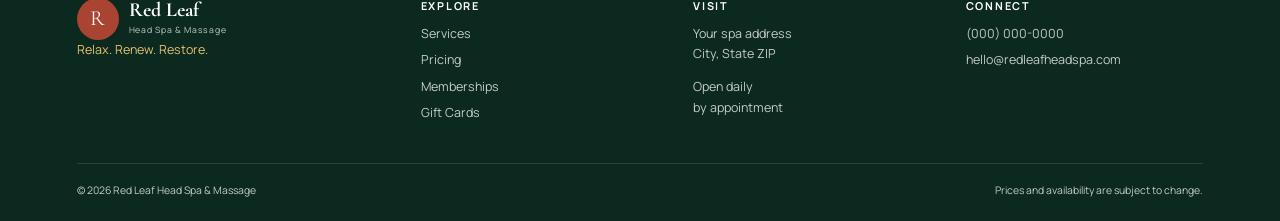
<file: services.html>
<!doctype html><html lang="en"><head><meta charset="UTF-8"><meta name="viewport" content="width=device-width,initial-scale=1,viewport-fit=cover"><meta name="description" content="Red Leaf Head Spa & Massage"><link rel="preconnect" href="https://fonts.googleapis.com"><link rel="preconnect" href="https://fonts.gstatic.com" crossorigin><link href="https://fonts.googleapis.com/css2?family=Cormorant+Garamond:wght@500;600;700&family=Manrope:wght@400;500;600;700&display=swap" rel="stylesheet"><link rel="stylesheet" href="styles.css"><title>Services | Red Leaf Head Spa &amp; Massage</title></head><body><header class="site-header"><a class="brand" href="index.html"><span class="brand-mark">R</span><span><strong>Red Leaf</strong><small>Head Spa &amp; Massage</small></span></a><button class="menu-toggle" aria-label="Toggle menu"><span></span><span></span><span></span></button><nav class="main-nav"><a href="about.html">About</a><a href="services.html">Services</a><a href="pricing.html">Pricing</a><a href="memberships.html">Memberships</a><a href="gift-cards.html">Gift Cards</a><a href="contact.html">Contact</a><a class="pill square-booking-link" href="#">Book Now</a></nav></header><main><section class="page-hero"><picture><source srcset="headspa-768.jpg 768w, headspa-1200.jpg 1200w, headspa-1536.jpg 1536w" sizes="(max-width:700px) 100vw, 50vw"><img class="" src="headspa-1536.jpg" alt="Japanese-inspired head spa treatment" width="1536" height="1024" loading="lazy" decoding="async"></picture><div><p class="eyebrow light">Service Menu</p><h1>Personalized care,<br>beautifully delivered.</h1><p>Explore our complete collection of head spa, massage, facial, and wellness treatments.</p></div></section><section class="service-rows"><article><picture><source srcset="headspa-768.jpg 768w, headspa-1200.jpg 1200w, headspa-1536.jpg 1536w" sizes="(max-width:700px) 100vw, 50vw"><img class="" src="headspa-1536.jpg" alt="Japanese-inspired head spa treatment" width="1536" height="1024" loading="lazy" decoding="async"></picture><div><p class="eyebrow">01</p><h2>Japanese-Inspired Head Spa</h2><p>Scalp analysis, cleansing, exfoliation, steam, massage, aromatherapy, and conditioning care.</p><ul><li>Signature Head Spa</li><li>Luxury Head Spa Deluxe</li><li>Platinum Head Spa</li><li>Scalp Detox</li><li>Hydrating Scalp Therapy</li><li>Hair Growth Stimulation</li></ul></div></article><article><img src="massage-back-1400.jpg" alt="Professional massage therapy"><div><p class="eyebrow">02</p><h2>Massage Therapy</h2><p>Licensed therapists customize pressure, techniques, and focus areas around your goals.</p><ul><li>Swedish Massage</li><li>Deep Tissue</li><li>Therapeutic Massage</li><li>Sports Massage</li><li>Prenatal Massage</li><li>Couples Massage</li></ul></div></article><article><picture><source srcset="facial-768.jpg 768w, facial-1200.jpg 1200w, facial-1536.jpg 1536w" sizes="(max-width:700px) 100vw, 50vw"><img class="" src="facial-1536.jpg" alt="Green clay facial treatment" width="1536" height="1024" loading="lazy" decoding="async"></picture><div><p class="eyebrow">03</p><h2>Facial Treatments</h2><p>Skin-focused services designed to improve hydration, clarity, brightness, and overall skin health.</p><ul><li>Signature Facial</li><li>European Facial</li><li>Hydrating Facial</li><li>Brightening Facial</li><li>Anti-Aging Facial</li><li>Luxury Spa Facial</li></ul></div></article></section></main><footer class="site-footer"><div class="footer-grid"><div><div class="footer-brand"><span class="brand-mark">R</span><div><strong>Red Leaf</strong><small>Head Spa &amp; Massage</small></div></div><p class="gold">Relax. Renew. Restore.</p></div><div><h3>Explore</h3><a href="services.html">Services</a><a href="pricing.html">Pricing</a><a href="memberships.html">Memberships</a><a href="gift-cards.html">Gift Cards</a></div><div><h3>Visit</h3><p>Your spa address<br>City, State ZIP</p><p>Open daily<br>by appointment</p></div><div><h3>Connect</h3><a href="tel:+10000000000">(000) 000-0000</a><a href="mailto:hello@redleafheadspa.com">hello@redleafheadspa.com</a></div></div><div class="footer-bottom"><span>© <span id="year"></span> Red Leaf Head Spa &amp; Massage</span><span>Prices and availability are subject to change.</span></div></footer><script src="script.js"></script></body></html>
</file>
<file: styles.css>
:root{--green:#0e3327;--green2:#174b39;--cream:#f7f1e8;--ivory:#fffdf9;--rust:#a94432;--gold:#d3b16f;--ink:#15251e;--muted:#657068;--line:rgba(21,37,30,.13)}*{box-sizing:border-box;-webkit-tap-highlight-color:transparent}html{scroll-behavior:smooth}body{margin:0;background:var(--ivory);color:var(--ink);font-family:Manrope,sans-serif;line-height:1.65;-webkit-font-smoothing:antialiased}img{display:block;width:100%;height:auto}a{text-decoration:none;color:inherit}h1,h2,h3,.brand strong,.footer-brand strong,.gift-card strong{font-family:"Cormorant Garamond",serif}h1,h2,h3,p{margin-top:0}.site-header{height:76px;padding:0 4vw;display:flex;align-items:center;justify-content:space-between;background:rgba(255,253,249,.96);border-bottom:1px solid var(--line);position:sticky;top:0;z-index:99;backdrop-filter:blur(18px)}.brand,.footer-brand{display:flex;align-items:center;gap:10px}.brand-mark{width:38px;height:38px;border-radius:50%;background:var(--rust);color:white;display:grid;place-items:center;font-family:"Cormorant Garamond",serif;font-size:1.35rem}.brand strong,.footer-brand strong{display:block;font-size:1.25rem;line-height:1}.brand small,.footer-brand small{display:block;font-size:.54rem;letter-spacing:.08em;margin-top:3px}.main-nav{display:flex;align-items:center;gap:1.45rem;font-size:.7rem;font-weight:700}.pill{background:var(--green);color:#fff;padding:9px 17px;border-radius:999px}.menu-toggle{display:none}.hero{position:relative;min-height:620px;height:calc(100svh - 76px);max-height:760px;color:white;overflow:hidden;background:#090b09}.hero-media,.hero-media picture{position:absolute;inset:0;width:100%;height:100%}.hero-img{width:100%;height:100%;object-fit:cover;object-position:center 46%}.hero-overlay{position:absolute;inset:0;background:linear-gradient(90deg,rgba(7,10,8,.94) 0%,rgba(7,10,8,.79) 32%,rgba(7,10,8,.38) 61%,rgba(7,10,8,.08) 100%),linear-gradient(0deg,rgba(7,10,8,.22),transparent 42%)}.hero-copy{position:relative;z-index:2;width:min(690px,52vw);height:100%;padding:clamp(70px,8vw,120px) 0 clamp(65px,7vw,100px) 5vw;display:flex;flex-direction:column;justify-content:center}.hero h1{font-size:clamp(3.8rem,6.1vw,7rem);line-height:.9;letter-spacing:-.025em;margin-bottom:25px;text-wrap:balance}.hero-copy>p:not(.eyebrow){max-width:610px;color:rgba(255,255,255,.84);font-size:clamp(.9rem,1.05vw,1.05rem);line-height:1.75}.eyebrow{text-transform:uppercase;letter-spacing:.19em;font-size:.67rem;font-weight:800;color:var(--rust)}.light{color:#e7c983}.actions{display:flex;gap:12px;flex-wrap:wrap;margin-top:25px}.button{min-height:48px;padding:0 22px;display:inline-flex;align-items:center;justify-content:center;border-radius:4px;font-size:.78rem;font-weight:800}.primary{background:var(--rust);color:white}.outline{border:1px solid rgba(255,255,255,.65);color:white}.dark{background:var(--green);color:white}.button.light{background:white;color:var(--ink)}.intro{padding:78px 7vw}.split{display:grid;grid-template-columns:1fr 1fr;gap:9vw}.intro h2,.center-heading h2,.feature-split h2,.gift-layout h2,.contact-grid h2{font-size:clamp(2.4rem,4vw,4.3rem);line-height:1.02}.intro p{color:var(--muted)}.text-link{color:var(--rust);font-weight:800}.services-preview{padding:20px 4vw 78px}.center-heading{text-align:center;margin-bottom:32px}.cards{display:grid;grid-template-columns:repeat(3,1fr);gap:18px}.service-card{border:1px solid var(--line);background:white}.service-card img{aspect-ratio:1.55/1;object-fit:cover}.service-card>div{padding:20px}.service-card h3{font-size:1.5rem;line-height:1.1}.service-card p{color:var(--muted);font-size:.82rem}.service-card a{color:var(--rust);font-size:.78rem;font-weight:800}.cta-band{padding:48px 7vw;display:flex;justify-content:space-between;align-items:center;background:var(--green);color:white;border-top:1px solid rgba(211,177,111,.35)}.cta-band h2{font-size:2.6rem;line-height:1;margin-bottom:8px}.cta-band p{margin-bottom:5px;font-size:.75rem}.cta-band span{color:rgba(255,255,255,.75);font-size:.8rem}.page-hero{display:grid;grid-template-columns:1.1fr .9fr;min-height:430px;background:var(--green);color:white}.page-hero>img,.page-hero>picture,.page-hero picture img{height:100%;object-fit:cover}.page-hero>div{padding:7vw 6vw;display:flex;flex-direction:column;justify-content:center}.page-hero h1{font-size:clamp(3rem,5vw,5.5rem);line-height:.95}.page-hero p:last-child{color:rgba(255,255,255,.78);max-width:560px}.page-hero.compact{min-height:360px}.values{padding:0 7vw 78px;display:grid;grid-template-columns:repeat(4,1fr);gap:25px}.values span{color:var(--rust);font-size:1.5rem}.values h3{font-size:1.45rem}.values p{font-size:.8rem;color:var(--muted)}.feature-split{display:grid;grid-template-columns:1.15fr .85fr;background:var(--green);color:white}.feature-split img{height:100%;min-height:360px;object-fit:cover}.feature-split div{padding:7vw 6vw;display:flex;flex-direction:column;justify-content:center}.feature-split p:last-child{color:rgba(255,255,255,.76)}.service-rows{padding:56px 4vw}.service-rows article{display:grid;grid-template-columns:340px 1fr;gap:30px;padding:26px 0;border-bottom:1px solid var(--line);align-items:center}.service-rows article img{height:210px;object-fit:cover}.service-rows h2{font-size:2.25rem;margin-bottom:8px}.service-rows p{color:var(--muted)}.service-rows ul{columns:3;padding-left:18px;font-size:.78rem}.pricing{max-width:1180px;margin:auto;padding:60px 5vw}.price-group{display:grid;grid-template-columns:.65fr 1.35fr;gap:45px;padding:38px 0;border-bottom:1px solid var(--line)}.price-group h2{font-size:2.5rem;line-height:1}.price-group>div{grid-column:2;display:flex;justify-content:space-between;gap:20px;padding:12px 0;border-bottom:1px solid var(--line)}.price-group p{margin:0}.price-group small{display:block;color:var(--muted)}.price-group strong{color:var(--rust);text-align:right}.membership-grid{padding:70px 5vw;display:grid;grid-template-columns:repeat(3,1fr);gap:18px}.membership-grid article{padding:34px;border:1px solid var(--line);background:white;position:relative}.membership-grid .featured{background:var(--cream)}.membership-grid h2{font-size:3.5rem}.membership-grid h2 small{font:600 .75rem Manrope}.membership-grid li{margin-bottom:10px}.badge{position:absolute;top:-14px;left:50%;transform:translateX(-50%);background:var(--rust);color:white;padding:7px 25px;font-size:.65rem;text-transform:uppercase;letter-spacing:.13em}.gift-layout,.contact-grid{padding:80px 7vw;display:grid;grid-template-columns:1fr 1fr;gap:8vw;align-items:center}.gift-layout li{margin-bottom:10px}.gift-card{min-height:320px;background:linear-gradient(135deg,#0d2f25,#195440);color:white;border-radius:16px;padding:38px;display:flex;flex-direction:column;justify-content:space-between;box-shadow:0 25px 70px rgba(14,51,39,.22)}.gift-card span{letter-spacing:.22em}.gift-card strong{font-size:3rem}.gift-card small{letter-spacing:.16em}.hours{background:var(--cream);padding:35px}.hours>div{display:flex;justify-content:space-between;gap:20px;padding:14px 0;border-bottom:1px solid var(--line)}.hours p{margin-top:20px;color:var(--muted);font-size:.8rem}.site-footer{background:#0b291f;color:rgba(255,255,255,.76);padding:48px 6vw 22px}.footer-grid{display:grid;grid-template-columns:1.3fr repeat(3,1fr);gap:35px}.footer-brand strong{color:white}.footer-brand .brand-mark{width:42px;height:42px}.site-footer h3{font:700 .68rem Manrope;text-transform:uppercase;letter-spacing:.16em;color:white}.site-footer a{display:block;margin:6px 0;font-size:.78rem}.site-footer p{font-size:.78rem}.gold{color:#e5c16f}.footer-bottom{margin-top:32px;padding-top:18px;border-top:1px solid rgba(255,255,255,.12);display:flex;justify-content:space-between;font-size:.65rem}.reveal{opacity:0;transform:translateY(24px);transition:opacity .9s cubic-bezier(.2,.8,.2,1),transform .9s cubic-bezier(.2,.8,.2,1)}.reveal.visible{opacity:1;transform:none}@media(max-width:900px){.menu-toggle{display:block;border:0;background:none}.menu-toggle span{display:block;width:23px;height:2px;background:var(--ink);margin:5px}.main-nav{display:none;position:absolute;top:76px;left:0;right:0;background:var(--ivory);padding:20px;flex-direction:column}.main-nav.open{display:flex}.page-hero,.feature-split{grid-template-columns:1fr}.hero{height:680px;min-height:680px}.hero-copy{width:min(700px,68vw)}.page-hero>img,.page-hero>picture{height:380px}.cards,.membership-grid{grid-template-columns:1fr 1fr}.values{grid-template-columns:1fr 1fr}.footer-grid{grid-template-columns:1fr 1fr}.service-rows article{grid-template-columns:280px 1fr}.service-rows ul{columns:2}}@media(max-width:640px){.site-header{height:68px;padding:0 18px}.main-nav{top:68px}.hero{height:calc(100svh - 68px);min-height:590px;max-height:720px}.hero-img{object-position:66% center}.hero-overlay{background:linear-gradient(180deg,rgba(7,10,8,.18) 0%,rgba(7,10,8,.56) 48%,rgba(7,10,8,.94) 100%)}.hero-copy{width:auto;height:100%;padding:120px 22px 48px;justify-content:flex-end}.hero h1{font-size:clamp(3.35rem,15vw,4.7rem);line-height:.91}.hero-copy>p:not(.eyebrow){font-size:.9rem;line-height:1.65;max-width:520px}.split,.gift-layout,.contact-grid{grid-template-columns:1fr}.intro,.gift-layout,.contact-grid{padding:58px 22px}.cards,.membership-grid,.values{grid-template-columns:1fr}.services-preview{padding:15px 18px 55px}.cta-band{padding:42px 22px;flex-direction:column;align-items:flex-start;gap:25px}.page-hero>img,.page-hero>picture{height:290px}.page-hero>div{padding:48px 22px}.service-rows{padding:35px 20px}.service-rows article{grid-template-columns:1fr}.service-rows article img{height:240px}.service-rows ul{columns:1}.price-group{grid-template-columns:1fr;gap:12px}.price-group>div{grid-column:1;flex-direction:column}.price-group strong{text-align:left}.membership-grid{padding:55px 20px}.feature-split div{padding:55px 22px}.footer-grid{grid-template-columns:1fr}.footer-bottom{flex-direction:column;gap:8px}}@media(prefers-reduced-motion:reduce){*{scroll-behavior:auto!important}.reveal{opacity:1;transform:none;transition:none}}
a:focus{outline:none}a:focus-visible,button:focus-visible{outline:2px solid var(--gold);outline-offset:4px;box-shadow:0 0 0 6px rgba(199,166,110,.18);border-radius:999px}
</file>
